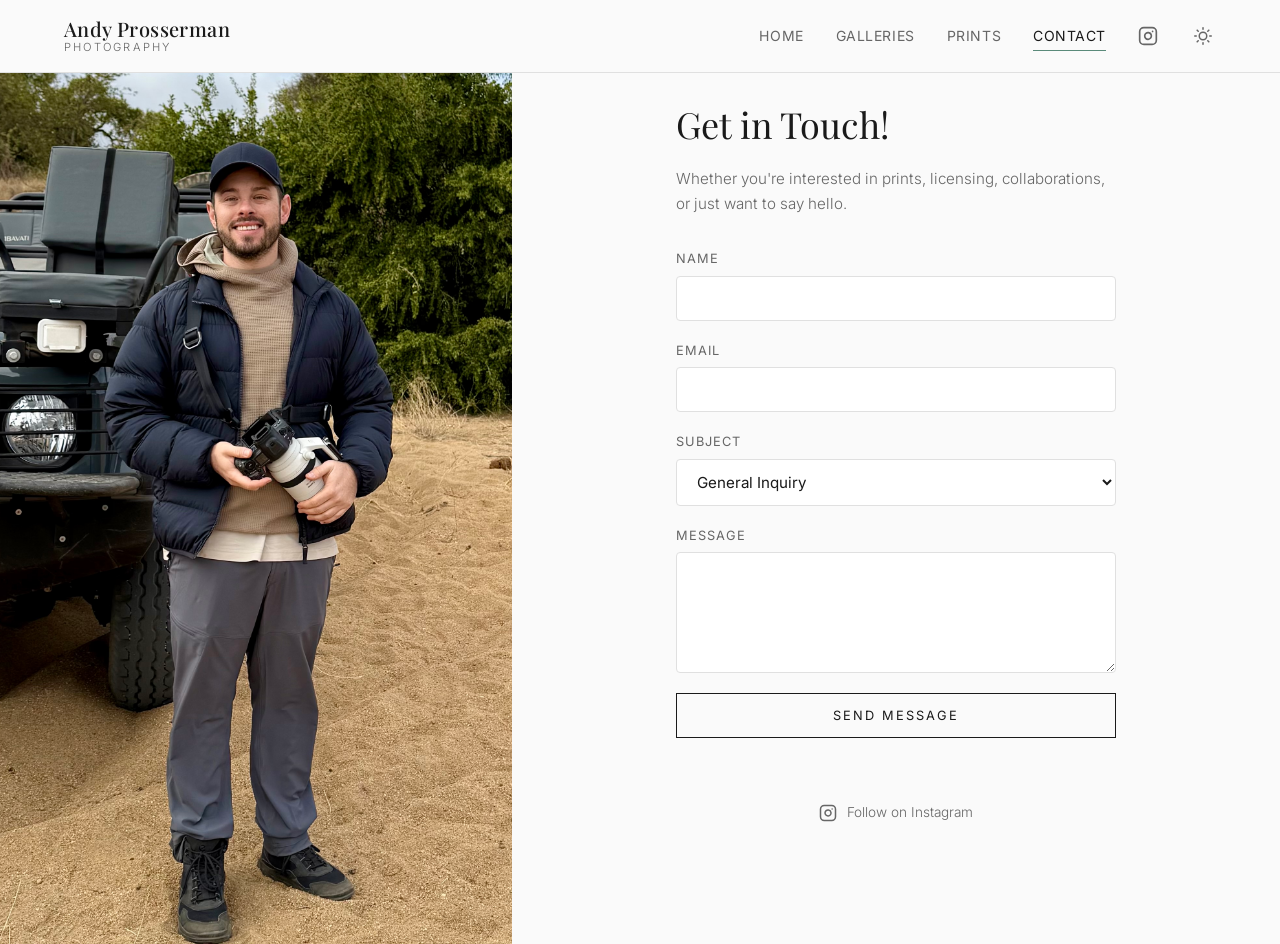
<file: contact.html>
<!DOCTYPE html>
<html lang="en">
<head>
  <meta charset="UTF-8">
  <meta name="viewport" content="width=device-width, initial-scale=1.0">
  <title>Contact - Andy Prosserman Photography</title>
  <link rel="stylesheet" href="styles.css">
  <link rel="preconnect" href="https://fonts.googleapis.com">
  <link rel="preconnect" href="https://fonts.gstatic.com" crossorigin>
  <link href="https://fonts.googleapis.com/css2?family=Inter:wght@300;400;500&family=Playfair+Display:wght@400;500;600&display=swap" rel="stylesheet">
</head>
<body>
  <header class="site-header">
    <div class="header-inner">
      <a href="index.html" class="logo">
        <span class="logo-name">Andy Prosserman</span>
        <span class="logo-tagline">Photography</span>
      </a>
      <button class="menu-toggle" aria-label="Toggle menu">
        <span></span><span></span><span></span>
      </button>
      <nav class="main-nav">
        <a href="index.html">Home</a>
        <a href="galleries.html">Galleries</a>

        <a href="prints.html">Prints</a>
        <a href="contact.html" class="active">Contact</a>
        <a href="#" class="nav-instagram" id="instagramLink" target="_blank" rel="noopener" aria-label="Instagram">
          <svg width="20" height="20" viewBox="0 0 24 24" fill="none" stroke="currentColor" stroke-width="2" stroke-linecap="round" stroke-linejoin="round">
            <rect x="2" y="2" width="20" height="20" rx="5" ry="5"/>
            <path d="M16 11.37A4 4 0 1 1 12.63 8 4 4 0 0 1 16 11.37z"/>
            <line x1="17.5" y1="6.5" x2="17.51" y2="6.5"/>
          </svg>
        </a>
        <button class="dark-mode-toggle" id="darkModeToggle" aria-label="Toggle dark mode">
          <svg class="icon-sun" width="18" height="18" viewBox="0 0 24 24" fill="none" stroke="currentColor" stroke-width="2" stroke-linecap="round" stroke-linejoin="round">
            <circle cx="12" cy="12" r="5"/><line x1="12" y1="1" x2="12" y2="3"/><line x1="12" y1="21" x2="12" y2="23"/><line x1="4.22" y1="4.22" x2="5.64" y2="5.64"/><line x1="18.36" y1="18.36" x2="19.78" y2="19.78"/><line x1="1" y1="12" x2="3" y2="12"/><line x1="21" y1="12" x2="23" y2="12"/><line x1="4.22" y1="19.78" x2="5.64" y2="18.36"/><line x1="18.36" y1="5.64" x2="19.78" y2="4.22"/>
          </svg>
          <svg class="icon-moon" width="18" height="18" viewBox="0 0 24 24" fill="none" stroke="currentColor" stroke-width="2" stroke-linecap="round" stroke-linejoin="round">
            <path d="M21 12.79A9 9 0 1 1 11.21 3 7 7 0 0 0 21 12.79z"/>
          </svg>
        </button>
      </nav>
    </div>
  </header>

  <main>
    <section class="contact-split">
      <div class="contact-split-photo">
        <img src="images/contact/IMG_4155.jpeg" alt="Andy Prosserman Photography">
      </div>
      <div class="contact-split-form">
        <div class="contact-split-form-inner">
          <h1>Get in Touch!</h1>
          <p class="contact-blurb">Whether you're interested in prints, licensing, collaborations, or just want to say hello.</p>
          <form class="contact-form" id="contactForm">
            <div class="form-group">
              <label for="name">Name</label>
              <input type="text" id="name" name="name" required>
            </div>
            <div class="form-group">
              <label for="email">Email</label>
              <input type="email" id="email" name="email" required>
            </div>
            <div class="form-group">
              <label for="subject">Subject</label>
              <select id="subject" name="subject">
                <option value="general">General Inquiry</option>
                <option value="prints">Print Purchase</option>
                <option value="licensing">Licensing</option>
                <option value="collaboration">Collaboration</option>
                <option value="other">Other</option>
              </select>
            </div>
            <div class="form-group">
              <label for="message">Message</label>
              <textarea id="message" name="message" rows="5" required></textarea>
            </div>
            <button type="submit" class="btn btn-full">Send Message</button>
            <div class="form-status" id="formStatus"></div>
          </form>
          <div class="contact-instagram">
            <svg width="18" height="18" viewBox="0 0 24 24" fill="none" stroke="currentColor" stroke-width="2" stroke-linecap="round" stroke-linejoin="round">
              <rect x="2" y="2" width="20" height="20" rx="5" ry="5"/>
              <path d="M16 11.37A4 4 0 1 1 12.63 8 4 4 0 0 1 16 11.37z"/>
              <line x1="17.5" y1="6.5" x2="17.51" y2="6.5"/>
            </svg>
            <a href="#" id="contactInstagram" target="_blank" rel="noopener">Follow on Instagram</a>
          </div>
        </div>
      </div>
    </section>
  </main>

  <script src="script.js"></script>
  <script>
    initContactForm();
  </script>
</body>
</html>
</file>
<file: styles.css>
/* === Reset & Base === */
*, *::before, *::after {
  margin: 0;
  padding: 0;
  box-sizing: border-box;
}

:root {
  --bg: #fafafa;
  --bg-alt: #f0f0f0;
  --text: #1a1a1a;
  --text-light: #666;
  --accent: #5a8a7a;
  --accent-hover: #4a7568;
  --border: #e0e0e0;
  --white: #ffffff;
  --shadow: 0 2px 20px rgba(0, 0, 0, 0.08);
  --shadow-lg: 0 8px 40px rgba(0, 0, 0, 0.12);
  --radius: 4px;
  --transition: 0.3s ease;
  --font-body: 'Inter', -apple-system, BlinkMacSystemFont, sans-serif;
  --font-heading: 'Playfair Display', Georgia, serif;
}

[data-theme="dark"] {
  --bg: #0f0f0f;
  --bg-alt: #1a1a1a;
  --text: #e8e8e8;
  --text-light: #999;
  --border: #2a2a2a;
  --white: #ffffff;
  --shadow: 0 2px 20px rgba(0, 0, 0, 0.3);
  --shadow-lg: 0 8px 40px rgba(0, 0, 0, 0.5);
}

[data-theme="dark"] .site-header {
  background: rgba(15, 15, 15, 0.95);
}

[data-theme="dark"] .site-header.header-transparent {
  background: transparent;
}

[data-theme="dark"] .main-nav a:hover,
[data-theme="dark"] .main-nav a.active {
  color: var(--text);
}

[data-theme="dark"] .form-group input,
[data-theme="dark"] .form-group select,
[data-theme="dark"] .form-group textarea,
[data-theme="dark"] .notify-form input {
  background: #1a1a1a;
  color: var(--text);
  border-color: var(--border);
}

[data-theme="dark"] .lightbox {
  background: rgba(0, 0, 0, 0.97);
}

[data-theme="dark"] .btn {
  color: var(--text);
  border-color: var(--text);
}

[data-theme="dark"] .btn:hover {
  background: var(--text);
  color: #0f0f0f;
}

html {
  scroll-behavior: smooth;
}

body {
  font-family: var(--font-body);
  color: var(--text);
  background: var(--bg);
  line-height: 1.6;
  -webkit-font-smoothing: antialiased;
}

img {
  max-width: 100%;
  height: auto;
  display: block;
}

a {
  color: var(--text);
  text-decoration: none;
  transition: color var(--transition);
}

a:hover {
  color: var(--accent);
}

.container {
  max-width: 1200px;
  margin: 0 auto;
  padding: 0 24px;
}

/* === Header === */
.site-header {
  position: fixed;
  top: 0;
  left: 0;
  right: 0;
  z-index: 100;
  background: rgba(250, 250, 250, 0.95);
  backdrop-filter: blur(10px);
  border-bottom: 1px solid var(--border);
  transition: background 0.4s ease, border-color 0.4s ease;
}

.site-header.header-transparent {
  background: transparent;
  backdrop-filter: none;
  border-bottom-color: transparent;
}

.site-header.header-transparent .logo-name,
.site-header.header-transparent .logo-tagline,
.site-header.header-transparent .main-nav a,
.site-header.header-transparent .menu-toggle span {
  color: white;
}

.site-header.header-transparent .nav-instagram {
  color: white;
}

.header-inner {
  max-width: 1200px;
  margin: 0 auto;
  padding: 0 24px;
  display: flex;
  align-items: center;
  justify-content: space-between;
  height: 72px;
}

.logo {
  display: flex;
  flex-direction: column;
  line-height: 1.2;
}

.logo:hover {
  color: var(--text);
}

.logo-name {
  font-family: var(--font-heading);
  font-size: 1.25rem;
  font-weight: 500;
  letter-spacing: 0.02em;
  transition: color 0.4s ease;
}

.logo-tagline {
  font-size: 0.7rem;
  text-transform: uppercase;
  letter-spacing: 0.2em;
  color: var(--text-light);
  font-weight: 300;
  transition: color 0.4s ease;
}

.main-nav {
  display: flex;
  align-items: center;
  gap: clamp(16px, 2.5vw, 32px);
}

.main-nav a {
  font-size: 0.875rem;
  font-weight: 400;
  letter-spacing: 0.04em;
  text-transform: uppercase;
  color: var(--text-light);
  position: relative;
  transition: color 0.4s ease;
}

.main-nav a::after {
  content: '';
  position: absolute;
  bottom: -4px;
  left: 0;
  width: 0;
  height: 1px;
  background: var(--accent);
  transition: width var(--transition);
}

.main-nav a:hover,
.main-nav a.active {
  color: var(--text);
}

.site-header.header-transparent .main-nav a:hover,
.site-header.header-transparent .main-nav a.active {
  color: white;
}

.main-nav a:hover::after,
.main-nav a.active::after {
  width: 100%;
}

.site-header.header-transparent .main-nav a::after {
  background: white;
}

.nav-instagram {
  display: flex;
  align-items: center;
  transition: color 0.4s ease;
}

.nav-instagram::after {
  display: none !important;
}

/* Dark Mode Toggle */
.dark-mode-toggle {
  background: none;
  border: none;
  cursor: pointer;
  padding: 4px;
  display: flex;
  align-items: center;
  justify-content: center;
  color: var(--text-light);
  transition: color var(--transition);
}

.dark-mode-toggle:hover {
  color: var(--text);
}

.site-header.header-transparent .dark-mode-toggle {
  color: rgba(255, 255, 255, 0.7);
}

.site-header.header-transparent .dark-mode-toggle:hover {
  color: white;
}

.dark-mode-toggle .icon-moon {
  display: none;
}

[data-theme="dark"] .dark-mode-toggle .icon-sun {
  display: none;
}

[data-theme="dark"] .dark-mode-toggle .icon-moon {
  display: block;
}

.menu-toggle {
  display: none;
  flex-direction: column;
  gap: 5px;
  background: none;
  border: none;
  cursor: pointer;
  padding: 4px;
}

.menu-toggle span {
  display: block;
  width: 24px;
  height: 2px;
  background: var(--text);
  transition: var(--transition);
}

/* === Hero (Full-Bleed) === */
.hero {
  position: relative;
  height: 100vh;
  min-height: 600px;
  display: flex;
  align-items: center;
  justify-content: center;
  overflow: hidden;
}

.hero-slideshow {
  position: absolute;
  inset: 0;
  z-index: 0;
}

.hero-bg {
  position: absolute;
  inset: 0;
  width: 100%;
  height: 100%;
  object-fit: cover;
  opacity: 0;
  transition: opacity 1.5s ease-in-out;
}

.hero-bg.active {
  opacity: 1;
}

.hero-overlay {
  position: absolute;
  inset: 0;
  background: rgba(0, 0, 0, 0.35);
  z-index: 1;
}

.hero-content {
  position: relative;
  z-index: 2;
  text-align: center;
  color: white;
  padding: 0 24px;
  max-width: 100%;
}

.hero h1 {
  font-family: var(--font-heading);
  font-size: clamp(2.5rem, 6vw, 4.5rem);
  font-weight: 400;
  letter-spacing: 0.04em;
  margin-bottom: 0;
  line-height: 1.1;
}

.hero-divider {
  width: 60px;
  height: 1px;
  background: rgba(255, 255, 255, 0.6);
  margin: 24px auto;
}

.hero p {
  font-size: 0.9rem;
  text-transform: uppercase;
  letter-spacing: 0.3em;
  font-weight: 300;
  color: rgba(255, 255, 255, 0.85);
}

.hero-scroll-hint {
  position: absolute;
  bottom: 40px;
  left: 50%;
  transform: translateX(-50%);
  z-index: 2;
  display: flex;
  flex-direction: column;
  align-items: center;
  gap: 8px;
  color: rgba(255, 255, 255, 0.6);
}

.hero-scroll-hint span {
  font-size: 0.7rem;
  text-transform: uppercase;
  letter-spacing: 0.2em;
}

.scroll-line {
  width: 1px;
  height: 40px;
  background: linear-gradient(to bottom, rgba(255,255,255,0.6), transparent);
  animation: scrollPulse 2s ease-in-out infinite;
}

@keyframes scrollPulse {
  0%, 100% { opacity: 1; transform: scaleY(1); }
  50% { opacity: 0.4; transform: scaleY(0.6); }
}

/* === Scroll Reveal === */
.reveal {
  opacity: 0;
  transform: translateY(30px);
  transition: opacity 0.8s ease, transform 0.8s ease;
}

.reveal.visible {
  opacity: 1;
  transform: translateY(0);
}

.reveal-delay-1 { transition-delay: 0.1s; }
.reveal-delay-2 { transition-delay: 0.2s; }
.reveal-delay-3 { transition-delay: 0.3s; }

/* === Section Titles === */
.section-title {
  font-family: var(--font-heading);
  font-size: 1.75rem;
  font-weight: 400;
  text-align: center;
  margin-bottom: 48px;
  position: relative;
}

.section-title::after {
  content: '';
  display: block;
  width: 40px;
  height: 1px;
  background: var(--accent);
  margin: 16px auto 0;
}

/* === Photo Grid === */
.photo-grid {
  display: grid;
  grid-template-columns: repeat(3, 1fr);
  gap: 16px;
}

/* Mosaic: JS masonry handles layout — left-to-right, natural heights */
.mixed-grid {
  display: block;
  position: relative;
}

/* === Photo Card === */
.photo-card {
  position: relative;
  overflow: hidden;
  border-radius: var(--radius);
  cursor: pointer;
  background: var(--bg-alt);
}

.photo-card img {
  width: 100%;
  height: auto;
  display: block;
  object-fit: unset;
  transition: transform 0.8s cubic-bezier(0.25, 0.46, 0.45, 0.94), filter 0.5s ease;
}

.photo-card:hover img {
  transform: scale(1.08);
  filter: brightness(1.05);
}

.photo-card .photo-overlay {
  position: absolute;
  inset: 0;
  display: flex;
  flex-direction: column;
  justify-content: flex-end;
  padding: 24px 20px;
  background: linear-gradient(transparent 50%, rgba(0, 0, 0, 0.5));
  color: white;
  opacity: 0;
  transition: opacity 0.4s ease;
}

.photo-card:hover .photo-overlay {
  opacity: 1;
}

.photo-overlay .photo-location {
  font-size: 0.75rem;
  text-transform: uppercase;
  letter-spacing: 0.15em;
  font-weight: 400;
}

.photo-overlay .photo-view {
  position: absolute;
  top: 50%;
  left: 50%;
  transform: translate(-50%, -50%) scale(0.8);
  width: 48px;
  height: 48px;
  border: 2px solid rgba(255, 255, 255, 0.8);
  border-radius: 50%;
  display: flex;
  align-items: center;
  justify-content: center;
  transition: transform 0.4s ease, opacity 0.4s ease;
  opacity: 0;
}

.photo-card:hover .photo-view {
  transform: translate(-50%, -50%) scale(1);
  opacity: 1;
}

.photo-view svg {
  width: 20px;
  height: 20px;
  stroke: white;
  fill: none;
  stroke-width: 2;
}

/* Scroll-triggered card animation */
.photo-card {
  opacity: 0;
  transform: translateY(40px);
  transition: opacity 0.6s ease, transform 0.6s ease;
}

.photo-card.visible {
  opacity: 1;
  transform: translateY(0);
}

/* Staggered delays */
.photo-card:nth-child(4n+1) { transition-delay: 0s; }
.photo-card:nth-child(4n+2) { transition-delay: 0.1s; }
.photo-card:nth-child(4n+3) { transition-delay: 0.2s; }
.photo-card:nth-child(4n+4) { transition-delay: 0.3s; }

/* === Featured Work === */
.featured-work {
  padding: 80px 0 80px;
}

/* === CTA Section === */
.cta-section {
  padding: 100px 0;
  text-align: center;
  background: var(--bg-alt);
}

.cta-section h2 {
  font-family: var(--font-heading);
  font-size: 2.25rem;
  font-weight: 400;
  margin-bottom: 32px;
}

/* === Button === */
.btn {
  display: inline-block;
  padding: 14px 40px;
  background: transparent;
  color: var(--text);
  font-family: var(--font-body);
  font-size: 0.8rem;
  font-weight: 400;
  letter-spacing: 0.15em;
  text-transform: uppercase;
  border: 1px solid var(--text);
  border-radius: 0;
  cursor: pointer;
  transition: background var(--transition), color var(--transition), transform var(--transition);
}

.btn:hover {
  background: var(--text);
  color: var(--white);
  transform: translateY(-2px);
}

.btn-full {
  width: 100%;
}

.btn-accent {
  background: var(--accent);
  color: var(--white);
  border-color: var(--accent);
}

.btn-accent:hover {
  background: var(--accent-hover);
  border-color: var(--accent-hover);
  color: var(--white);
}

/* === Page Header === */
.page-header {
  padding: 120px 0 48px;
  text-align: center;
}

.page-header h1 {
  font-family: var(--font-heading);
  font-size: 2.5rem;
  font-weight: 400;
  margin-bottom: 12px;
}

.page-header p {
  color: var(--text-light);
  font-weight: 300;
}

.back-link {
  display: inline-block;
  font-size: 0.875rem;
  color: var(--accent);
  margin-bottom: 16px;
}

.back-link:hover {
  color: var(--accent-hover);
}

/* === Galleries Grid === */
.galleries-grid-section {
  padding: 0 0 80px;
}

.galleries-grid {
  display: grid;
  grid-template-columns: repeat(2, 1fr);
  gap: 24px;
}

.gallery-card {
  position: relative;
  overflow: hidden;
  border-radius: var(--radius);
  aspect-ratio: 16 / 10;
  background: var(--bg-alt);
  opacity: 0;
  transform: translateY(40px);
  transition: opacity 0.6s ease, transform 0.6s ease;
}

.gallery-card.visible {
  opacity: 1;
  transform: translateY(0);
}

.gallery-card:nth-child(2n+2) { transition-delay: 0.15s; }

.gallery-card img {
  width: 100%;
  height: 100%;
  object-fit: cover;
  transition: transform 0.8s cubic-bezier(0.25, 0.46, 0.45, 0.94);
}

.gallery-card:hover img {
  transform: scale(1.08);
}

.gallery-card .gallery-card-overlay {
  position: absolute;
  inset: 0;
  display: flex;
  flex-direction: column;
  justify-content: flex-end;
  padding: 32px;
  background: linear-gradient(transparent 40%, rgba(0, 0, 0, 0.7));
  color: white;
  transition: background var(--transition);
}

.gallery-card:hover .gallery-card-overlay {
  background: linear-gradient(transparent 30%, rgba(0, 0, 0, 0.8));
}

.gallery-card-overlay h3 {
  font-family: var(--font-heading);
  font-size: 1.5rem;
  font-weight: 400;
  margin-bottom: 4px;
}

.gallery-card-overlay p {
  font-size: 0.85rem;
  opacity: 0.85;
  font-weight: 300;
}

/* === Gallery Photos === */
.gallery-photos-section {
  padding: 0 0 80px;
}

/* === Prints === */
.prints-section {
  padding: 0 0 80px;
}

.prints-coming-soon {
  text-align: center;
  padding: 60px 0;
  max-width: 560px;
  margin: 0 auto;
}

.prints-icon {
  color: var(--accent);
  margin-bottom: 24px;
}

.prints-coming-soon h2 {
  font-family: var(--font-heading);
  font-size: 2rem;
  font-weight: 400;
  margin-bottom: 16px;
}

.prints-coming-soon p {
  color: var(--text-light);
  font-weight: 300;
  margin-bottom: 16px;
  line-height: 1.7;
}

.notify-form {
  display: flex;
  gap: 8px;
  max-width: 400px;
  margin: 24px auto;
}

.notify-form input {
  flex: 1;
  padding: 12px 16px;
  border: 1px solid var(--border);
  border-radius: var(--radius);
  font-family: var(--font-body);
  font-size: 0.875rem;
  background: var(--white);
  transition: border-color var(--transition);
}

.notify-form input:focus {
  outline: none;
  border-color: var(--accent);
}

.prints-note {
  font-size: 0.875rem;
  margin-top: 24px;
}

.prints-note a {
  color: var(--accent);
  text-decoration: underline;
}

.prints-preview {
  margin-top: 60px;
}

/* === Contact — Option A: Split Screen === */
.contact-split {
  display: grid;
  grid-template-columns: 2fr 3fr;
  min-height: auto;
  margin-top: 72px;
}

.contact-split-photo {
  position: relative;
  overflow: hidden;
}

.contact-split-photo img {
  position: absolute;
  inset: 0;
  width: 100%;
  height: 100%;
  object-fit: cover;
  object-position: 60% center;
}

.contact-split-form {
  display: flex;
  align-items: center;
  justify-content: center;
  padding: 24px 48px 72px;
}

.contact-split-form-inner {
  width: 100%;
  max-width: 440px;
  margin-bottom: 48px;
}

.contact-split-form-inner h1 {
  font-family: var(--font-heading);
  font-size: 2.25rem;
  font-weight: 400;
  margin-bottom: 12px;
}

.contact-blurb {
  color: var(--text-light);
  font-weight: 300;
  line-height: 1.7;
  margin-bottom: 32px;
  font-size: 0.95rem;
}

.contact-instagram {
  display: flex;
  align-items: center;
  gap: 10px;
  margin-top: 20px;
  justify-content: center;
}

.contact-instagram a {
  color: var(--text-light);
  text-decoration: none;
  font-weight: 300;
  font-size: 0.85rem;
}

.contact-instagram a:hover {
  color: var(--accent);
}

.contact-instagram svg {
  color: var(--text-light);
  flex-shrink: 0;
}

/* === Contact — Option C: Full Background + Glass Card === */
.contact-fullbg {
  position: relative;
  min-height: 100vh;
  display: flex;
  align-items: center;
  justify-content: center;
  padding: 100px 24px 48px;
}

.contact-fullbg-img {
  position: absolute;
  inset: 0;
  width: 100%;
  height: 100%;
  object-fit: cover;
  z-index: 0;
}

.contact-fullbg-overlay {
  position: absolute;
  inset: 0;
  background: rgba(0, 0, 0, 0.5);
  z-index: 1;
}

.contact-glass-card {
  position: relative;
  z-index: 2;
  width: 100%;
  max-width: 480px;
  background: rgba(255, 255, 255, 0.12);
  backdrop-filter: blur(20px);
  -webkit-backdrop-filter: blur(20px);
  border: 1px solid rgba(255, 255, 255, 0.15);
  border-radius: 12px;
  padding: 48px 40px;
  color: white;
}

.contact-glass-card h1 {
  font-family: var(--font-heading);
  font-size: 2.25rem;
  font-weight: 400;
  margin-bottom: 12px;
  color: white;
}

.contact-glass-card .contact-blurb {
  color: rgba(255, 255, 255, 0.7);
  margin-bottom: 28px;
}

.contact-glass-card .form-group label {
  color: rgba(255, 255, 255, 0.7);
}

.contact-glass-card .form-group input,
.contact-glass-card .form-group select,
.contact-glass-card .form-group textarea {
  background: rgba(255, 255, 255, 0.1);
  border-color: rgba(255, 255, 255, 0.2);
  color: white;
}

.contact-glass-card .form-group input::placeholder,
.contact-glass-card .form-group textarea::placeholder {
  color: rgba(255, 255, 255, 0.4);
}

.contact-glass-card .form-group input:focus,
.contact-glass-card .form-group select:focus,
.contact-glass-card .form-group textarea:focus {
  border-color: rgba(255, 255, 255, 0.5);
}

.contact-glass-card .form-group select option {
  background: #1a1a1a;
  color: white;
}

.contact-glass-card .btn {
  color: white;
  border-color: rgba(255, 255, 255, 0.6);
}

.contact-glass-card .btn:hover {
  background: rgba(255, 255, 255, 0.15);
  color: white;
  border-color: white;
}

.contact-glass-card .contact-instagram a,
.contact-glass-card .contact-instagram svg {
  color: rgba(255, 255, 255, 0.6);
}

.contact-glass-card .contact-instagram a:hover {
  color: white;
}

.contact-form {
  display: flex;
  flex-direction: column;
  gap: 20px;
}

.form-group {
  display: flex;
  flex-direction: column;
  gap: 6px;
}

.form-group label {
  font-size: 0.8rem;
  text-transform: uppercase;
  letter-spacing: 0.08em;
  color: var(--text-light);
  font-weight: 400;
}

.form-group input,
.form-group select,
.form-group textarea {
  padding: 12px 16px;
  border: 1px solid var(--border);
  border-radius: var(--radius);
  font-family: var(--font-body);
  font-size: 0.95rem;
  background: var(--white);
  color: var(--text);
  transition: border-color var(--transition);
  resize: vertical;
}

.form-group input:focus,
.form-group select:focus,
.form-group textarea:focus {
  outline: none;
  border-color: var(--accent);
}

.form-status {
  text-align: center;
  font-size: 0.9rem;
  min-height: 24px;
}

.form-status.success {
  color: var(--accent);
}

.form-status.error {
  color: #c45;
}

/* === Lightbox === */
.lightbox {
  position: fixed;
  inset: 0;
  z-index: 1000;
  background: rgba(10, 10, 10, 0.95);
  display: flex;
  align-items: center;
  justify-content: center;
  opacity: 0;
  visibility: hidden;
  transition: opacity 0.4s ease, visibility 0.4s ease;
}

.lightbox.active {
  opacity: 1;
  visibility: visible;
}

.lightbox-close {
  position: absolute;
  top: 24px;
  right: 24px;
  background: none;
  border: none;
  font-size: 2rem;
  color: rgba(255, 255, 255, 0.7);
  cursor: pointer;
  width: 48px;
  height: 48px;
  display: flex;
  align-items: center;
  justify-content: center;
  transition: color var(--transition);
  z-index: 10;
}

.lightbox-close:hover {
  color: white;
}

.lightbox-prev,
.lightbox-next {
  position: absolute;
  top: 50%;
  transform: translateY(-50%);
  background: none;
  border: none;
  font-size: 3rem;
  color: rgba(255, 255, 255, 0.4);
  cursor: pointer;
  padding: 16px;
  transition: color var(--transition);
  z-index: 10;
}

.lightbox-prev { left: 16px; }
.lightbox-next { right: 16px; }

.lightbox-prev:hover,
.lightbox-next:hover {
  color: white;
}

.lightbox-content {
  max-width: 90vw;
  max-height: 85vh;
  display: flex;
  flex-direction: column;
  align-items: center;
}

.lightbox-content img {
  max-width: 100%;
  max-height: 80vh;
  object-fit: contain;
  border-radius: 0;
}

.lightbox-caption {
  margin-top: 20px;
  font-size: 0.8rem;
  color: rgba(255, 255, 255, 0.6);
  text-align: center;
  letter-spacing: 0.08em;
  text-transform: uppercase;
}

/* === About === */
.about-section {
  padding: 0 0 80px;
}

.about-grid {
  display: grid;
  grid-template-columns: 1fr 1.2fr;
  gap: 64px;
  align-items: center;
}

.about-image img {
  width: 100%;
  height: auto;
  display: block;
  border-radius: var(--radius);
}

.about-text h2 {
  font-family: var(--font-heading);
  font-size: 2rem;
  font-weight: 400;
  margin-bottom: 24px;
}

.about-text p {
  color: var(--text-light);
  font-weight: 300;
  line-height: 1.8;
  margin-bottom: 16px;
}

.about-text a {
  color: var(--accent);
}

.about-text a:hover {
  color: var(--accent-hover);
}

/* === Footer === */
.site-footer {
  padding: 32px 0;
  border-top: 1px solid var(--border);
}

.footer-inner {
  display: flex;
  justify-content: space-between;
  align-items: center;
}

.footer-inner p {
  font-size: 0.8rem;
  color: var(--text-light);
}

.footer-links {
  display: flex;
  gap: 24px;
}

.footer-links a {
  font-size: 0.8rem;
  color: var(--text-light);
}

.footer-links a:hover {
  color: var(--accent);
}

/* === Responsive === */
@media (max-width: 900px) {
  .photo-grid {
    grid-template-columns: repeat(2, 1fr);
  }


  .galleries-grid {
    grid-template-columns: 1fr;
  }

  .contact-split {
    grid-template-columns: 1fr;
  }

  .contact-split-photo {
    height: 40vh;
    position: relative;
  }

  .contact-split-form {
    padding: 40px 24px;
  }

  .about-grid {
    grid-template-columns: 1fr;
    gap: 40px;
  }

  .about-image {
    max-width: 400px;
    margin: 0 auto;
  }

  .hero h1 {
    font-size: 3rem;
  }
}

@media (max-width: 640px) {
  .menu-toggle {
    display: flex;
  }

  .main-nav {
    position: fixed;
    top: 72px;
    left: 0;
    right: 0;
    background: rgba(250, 250, 250, 0.98);
    backdrop-filter: blur(10px);
    flex-direction: column;
    padding: 24px;
    gap: 20px;
    border-bottom: 1px solid var(--border);
    transform: translateY(-100%);
    opacity: 0;
    visibility: hidden;
    transition: transform 0.3s ease, opacity 0.3s ease, visibility 0.3s ease;
  }

  .site-header.header-transparent .main-nav {
    background: rgba(0, 0, 0, 0.9);
  }

  [data-theme="dark"] .main-nav {
    background: rgba(15, 15, 15, 0.98);
  }

  .main-nav.open {
    transform: translateY(0);
    opacity: 1;
    visibility: visible;
  }

  .photo-grid {
    grid-template-columns: repeat(2, 1fr);
    gap: 8px;
  }


  .hero {
    min-height: 100vh;
  }

  .hero h1 {
    font-size: 2.5rem;
  }

  .hero p {
    font-size: 0.75rem;
    letter-spacing: 0.2em;
  }

  .page-header {
    padding: 100px 0 32px;
  }

  .page-header h1 {
    font-size: 2rem;
  }

  .header-inner {
    height: 60px;
  }

  .main-nav {
    top: 60px;
  }

  .notify-form {
    flex-direction: column;
  }

  .footer-inner {
    flex-direction: column;
    gap: 12px;
    text-align: center;
  }

  .lightbox-prev,
  .lightbox-next {
    font-size: 2rem;
  }
}
</file>
